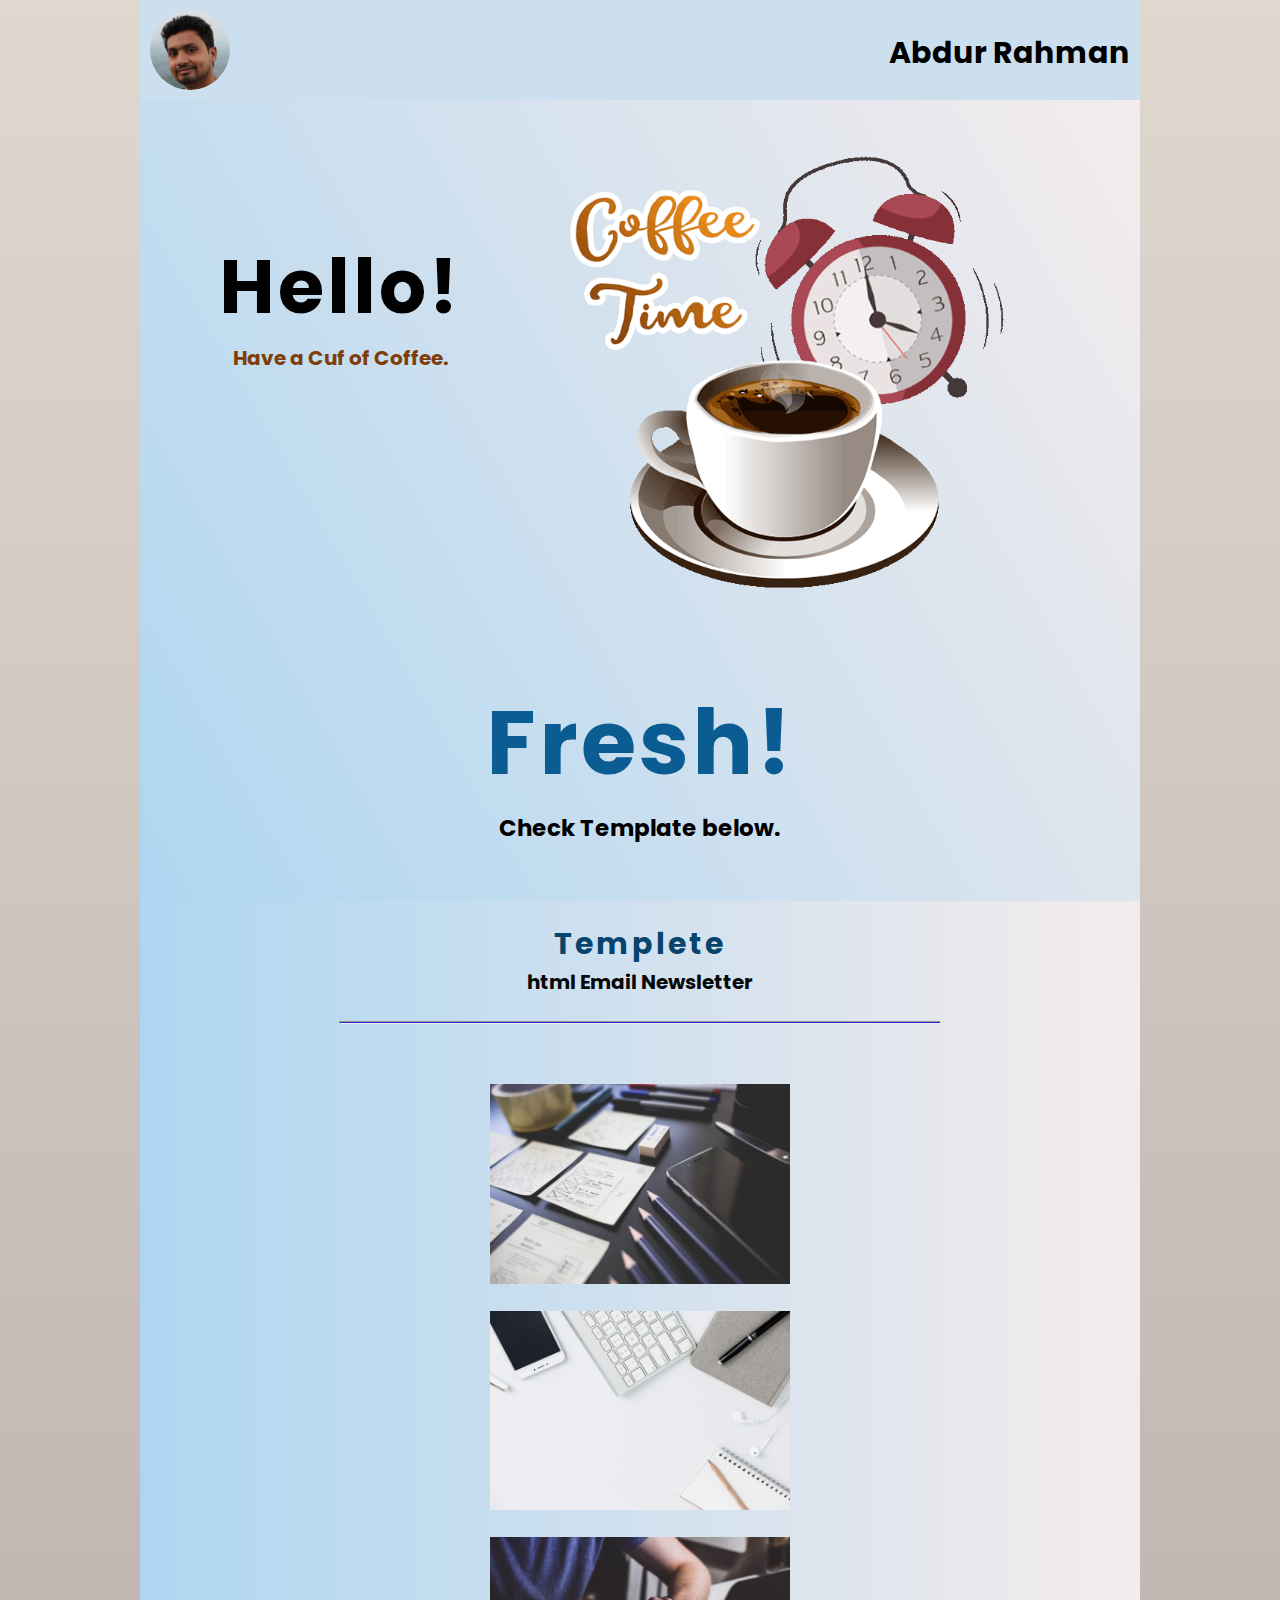
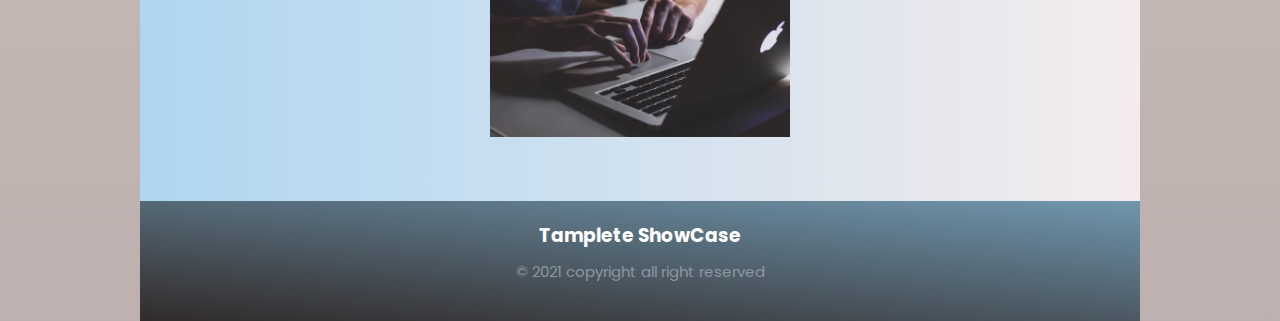
<file: index.html>
<!DOCTYPE html>
<html lang="en">
<head>
    <meta charset="UTF-8">
    <meta http-equiv="X-UA-Compatible" content="IE=edge">
    <meta name="viewport" content="width=device-width, initial-scale=1.0">
    <title>Abdur Rahman</title>
    <link rel="stylesheet" href="Style.css">
</head>
<body>
    <div class="header">
        <h2>Abdur Rahman</h2>
        <img src="assets/AbdurRahman.jpg" alt="Abdur Rahman">
    </div>
    <div class="coffee_layout">
        <div class="greting">
            <div class="hello">
                <h2>Hello!</h2>
                <p>Have a Cuf of Coffee.</p>
            </div>
            <div class="coffee">
                <img src="assets/coffee-1.gif" alt="coffee">
            </div>
        </div>
        <div class="fresh">
            <h2>Fresh!</h2>
            <p>Check Template below.</p>
        </div>
    </div>
    <div class="templete_content">
        <div class="tamplete_header">
            <h2>Templete</h2>
            <p>html Email Newsletter</p>
        </div>
        <hr class="horizontal_line">
        <div id="tmpl" class="tamplete_layout">
            <div class="tamplete">
                <a href="template/Comfort_Shoes/index.html" target="_blank"><img src="assets/work1.jpg" alt=""></a>
            </div>
            <div class="tamplete">
                <a href=" "><img src="assets/work2.jpg" alt=""></a>
            </div>
            <div class="tamplete">
                <a href=" "><img src="assets/work3.jpg" alt=""></a>
            </div>
        </div>
    </div>
    <div class="footer_layout">
        <div class="footer_content">
            <h3>Tamplete ShowCase</h3>
            <p>&#169; 2021 copyright all right reserved</p>
        </div>
    </div>
</body>
</html>
</file>
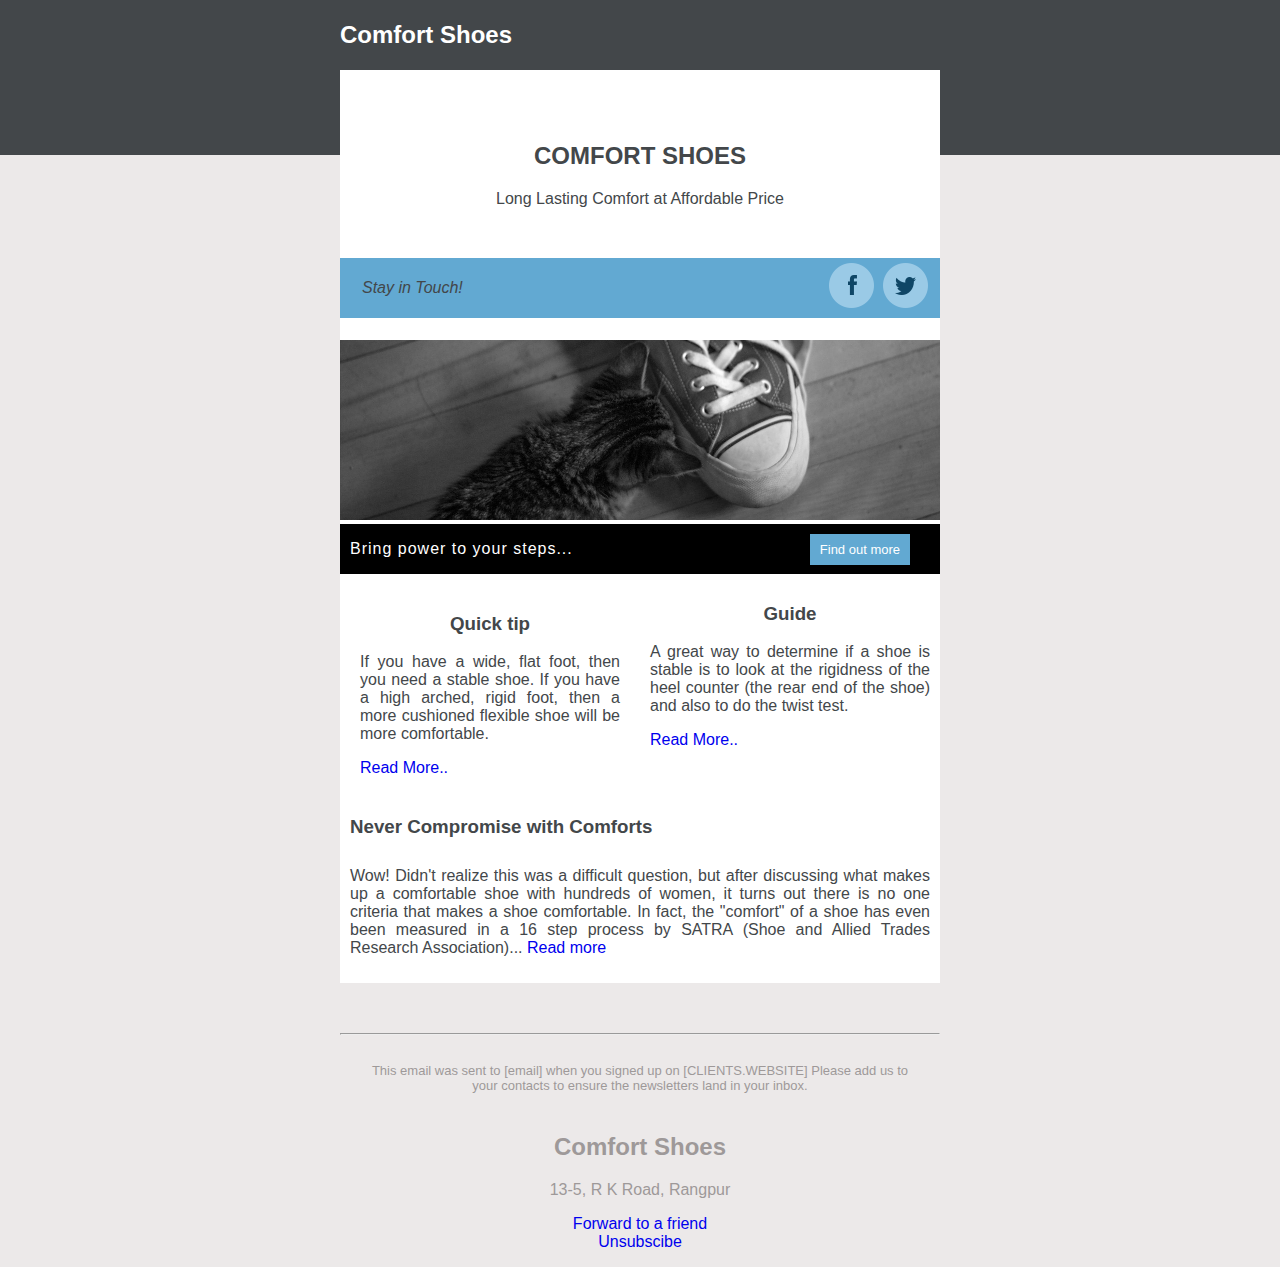
<file: template/Comfort_Shoes/index.html>
<!DOCTYPE html>
<html lang="en">
<head>
    <meta charset="UTF-8">
    <meta http-equiv="X-UA-Compatible" content="IE=edge">
    <meta name="viewport" content="width=device-width, initial-scale=1.0">
    <title>Comfort Shoes</title>
</head>
<body style="margin: 0; padding: 0; font-family: sans-serif; background-color: #ece9e9;">

    <!--Container-->
    <div width="100%" style="margin: 0; padding: 0; height: 155px; background-color: #43474A; color: #43474A;">

        <!--Main Email Content-->
        <table cellspacing="0" cellpadding="0" width=100% border="0" style="max-width: 600px; margin: auto;">
            <tr>
                <td>

                    <!--header-->
                    <table width="100%" cellspacing="0" cellpadding="0" border="0" style="height: 70px; margin: auto;">
                        <tr>
                            <td>
                                <h2 style="text-align: left; color: #ffffff;">Comfort Shoes</h2>
                            </td>
                        </tr>
                    </table>

                    <!--Company Name & Motto-->
                    <table cellspacing="0" cellpadding="0" width="100%" border="0" style="margin: 0; padding: 0; height: 270px;" bgcolor="#ffffff">
                        <tr>
                            <td>
                                <h2 style="margin-top: 50px; text-align: center;">COMFORT SHOES</h2>
                                <p style="margin: 0; padding: 0;text-align: center;">Long Lasting Comfort at Affordable Price</p>

                                <table width="100%" border="0" style="margin-top: 50px; padding:0; height: 60px; background-color: #62A9D2;">
                                    <tr>
                                        <td style="padding-left: 20px; text-align: left;"><p style="font-style: italic; color: #43474A;">Stay in Touch!</p></td>
                                        <td style="padding-right: 10px; text-align: right;">
                                            <img src="assets/facebook.png" alt="facebook logo" style="width: 45px; margin-right: 5px;">
                                            <img src="assets/twitter.png" alt="twitter logo" style="width: 45px;">
                                        </td>
                                    </tr>
                                </table>
                            </td>
                        </tr>
                    </table>

                    <!--Main Image & Call to Action-->
                    <table width="100%" cellspacing="0" cellpadding="0" border="0" bgcolor="#ffffff">
                        <tr>
                            <td>
                                <img src="assets/bigImg.jpg" alt="main image" style="max-width: 600px; height: 180px; background-size:contain; background-position: center; background-repeat: no-repeat;">
                            </td>
                        </tr>
                    </table>
                    <table width="100%" cellspacing="0" cellpadding="0" border="0" style="height: 50px; background-color: #000000;">
                        <tr>
                            <td><p style="color: #ffffff; padding-left: 10px; letter-spacing: 1px;">Bring power to your steps...</p></td>
                            <td style="text-align: right; padding-right:30px"><a href="#" style="text-decoration: none; color: #ffffff; font-size: 13px; padding: 8px 10px; background-color: #62A9D2;">Find out more</a></td>
                        </tr>
                    </table>

                    <!--Main Content-->
                    <table cellspacing="0" cellpadding="0" width="100%" border="0" bgcolor="#ffffff">
                        <tr>
                            <td width="50%" valign="top" style="padding: 20px;">
                                <h3 style="text-align: center;">Quick tip</h3>
                                <p style="text-align: justify;">If you have a wide, flat foot, then you need a stable shoe. If you have a high arched, rigid foot, then a more cushioned flexible shoe will be more comfortable. </p>
                                <a href="#" style="text-decoration: none;">Read More..</a>
                            </td>
                            <td width="50%" valign="top" style="padding: 10px;">
                                <h3 style="text-align: center;">Guide</h3>
                                <p style="text-align: justify;">A great way to determine if a shoe is stable is to look at the rigidness of the heel counter (the rear end of the shoe) and also to do the twist test.</p>
                                <a href="#" style="text-decoration: none;">Read More..</a>
                            </td>
                        </tr>
                        <tr>
                            <td colspan="2">
                                <h3 style="padding-left: 10px;">Never Compromise with Comforts</h3>
                                <p style="padding: 10px; text-align: justify;">Wow! Didn't realize this was a difficult question, but after discussing what makes up a comfortable shoe with hundreds of women, it turns out there is no one criteria that makes a shoe comfortable. In fact, the "comfort" of a shoe has even been measured in a 16 step process by SATRA (Shoe and Allied Trades Research Association)... <a href="#" style="text-decoration: none;">Read more</a></p>
                            </td>
                        </tr>
                    </table>

                    <!--Footer-->
                    <table cellspacing="0" cellpadding="0" width="100%" border="0" style="margin: auto; text-align: center;">
                        <tr>
                            <td>
                                <hr style="margin-top: 50px; ">
                            </td>
                        </tr>
                        <tr>
                            <td style="padding: 20px; font-size: 13px; color: 
                            #9e9999;">This email was sent to [email] when you signed up on [CLIENTS.WEBSITE] Please add us to your contacts to ensure the newsletters land in your inbox.</td>
                        </tr>
                        <tr>
                            <td style="color: #9e9999;">
                                <h2>Comfort Shoes</h2>
                                <p>13-5, R K Road, Rangpur</p>
                                <p style="color: #9e9999;"><a href="#" style="text-decoration: none;">Forward to a friend</a>
                                <br> <a href="#" style="text-decoration: none;">Unsubscibe</a></p>
                            </td>
                        </tr>
                    </table>
                </td>
            </tr>
        </table>
    </div>
</body>
</html>
</file>
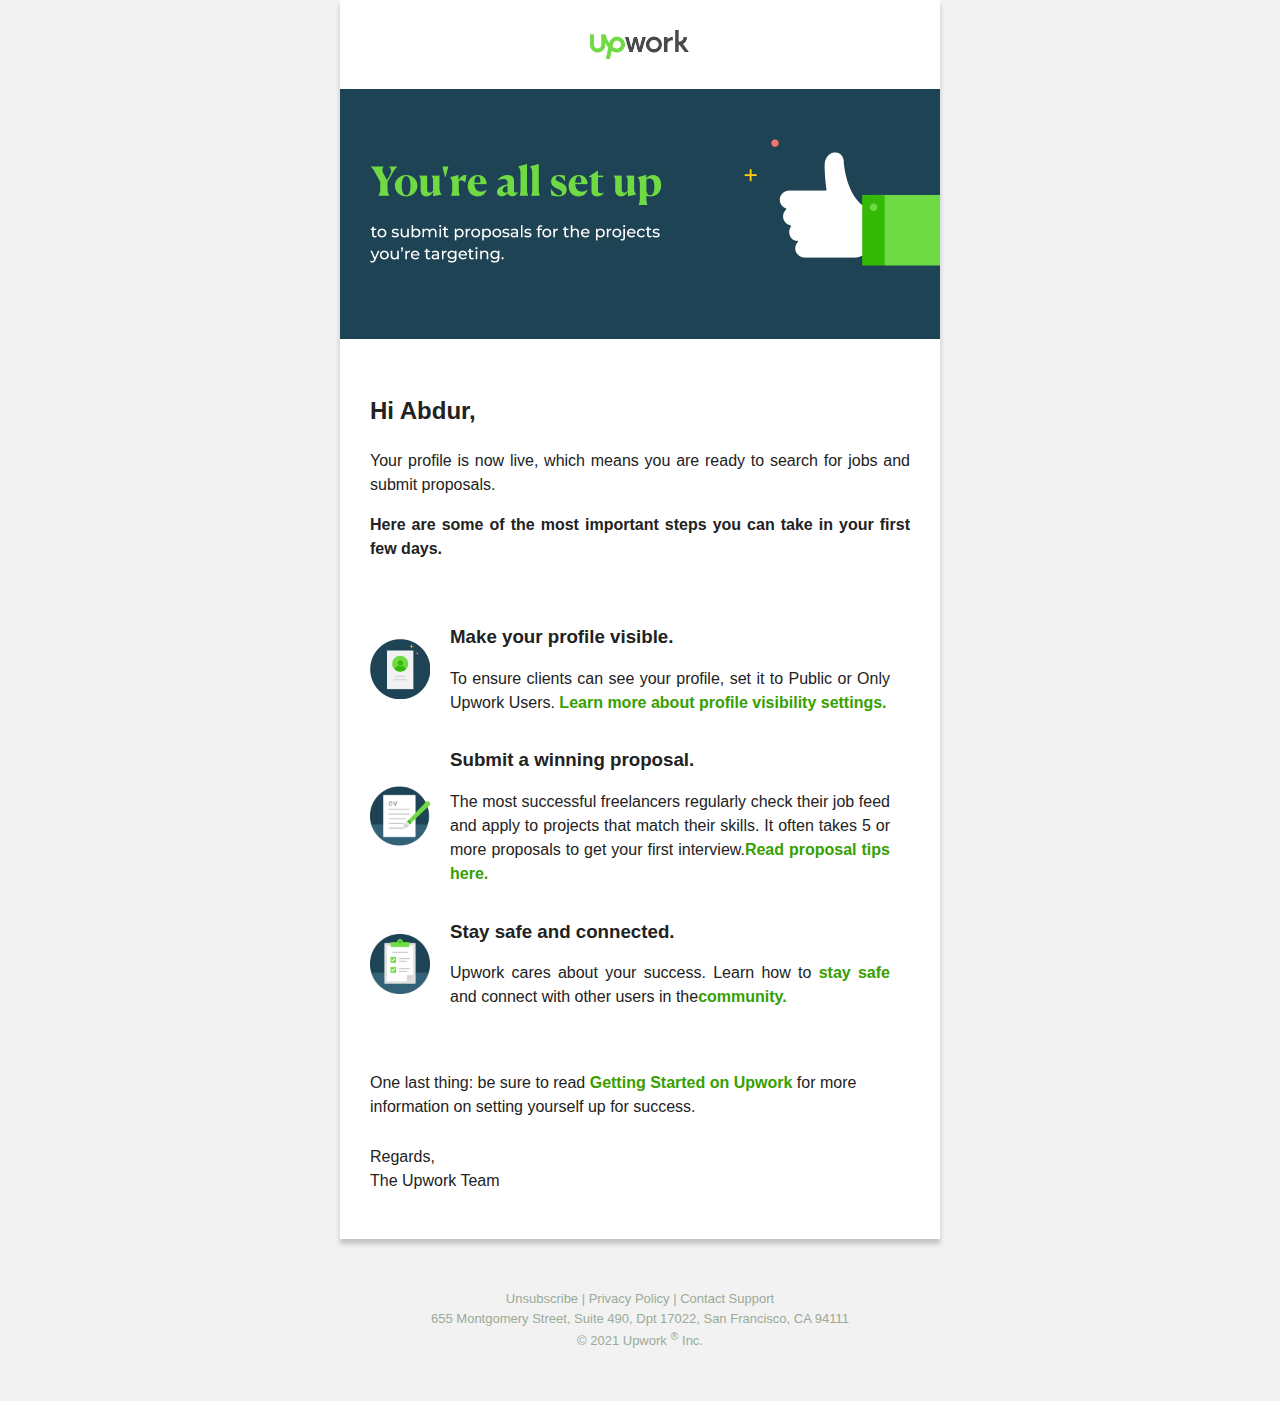
<file: template/Upwork/index.html>
<!DOCTYPE html>
<html lang="en">
<head>
    <meta charset="UTF-8">
    <meta http-equiv="X-UA-Compatible" content="IE=edge">
    <meta name="viewport" content="width=device-width, initial-scale=1.0">
    <title>Up Work</title>
</head>
<body style="margin: 0; padding: 0; font-family: sans-serif; color: #222222; box-sizing: border-box;" bgcolor="#F2F2F2 ">
    
    <!--Container-->
    <table width="100%" cellspacing="0" cellpadding="0" border="0" bgcolor="#ffffff" style="max-width: 600px; margin: 0  auto; padding: 0; border-collapse: collapse; box-shadow: 0px 5px 5px 0px rgb(0, 0, 0, 0.2);">
        <tr>
            <td>
                <!--Header-->
                <table width="100%" cellspacing="0" cellpadding="0" border="0" style="margin: 0; padding: 0; border-collapse: collapse;">
                    <tr>
                        <td><img src="assets/logo.png" alt="logo" width="100%" style="width: 100px; display: block; margin: 30px auto;"></td>
                    </tr>
                    <tr>
                        <td style="margin: 0; padding: 0;"><img src="assets/header.png" alt="banner" width="100%"></td>
                    </tr>
                </table>

                <!--main content-->
                <table width="100%" cellspacing="0" cellpadding="0" border="0" style="max-width: 600px; margin: 0  auto; padding: 0; border-collapse: collapse;">
                    <tr>
                        <td style="padding: 30px; text-align: justify; line-height: 1.5;">
                            <h2>Hi Abdur,</h2>
                            <p>Your profile is now live, which means you are ready to search for jobs and submit proposals.</p>
                            <P style="font-size: 16px; font-weight: bold;">Here are some of the most important steps you can take in your first few days.</P>
                        </td>
                    </tr>
                </table>

                <!--Profile-Proposal-Connected-->
                <table width="100%" cellspacing="0" cellpadding="0" border="0" class="main_responsive" style="max-width: 600px; margin: 0  auto; padding: 0; border-collapse: collapse;">

                    <!--Profile-->
                    <tr>
                        <td>
                            <img src="assets/profile.png" alt="profile" style="width: 60px; display: block; margin: auto; padding-left: 30px; padding-right: 20px;">
                        </td>
                        <td>
                            <h3>Make your profile visible.</h3>
                            <p style="text-align: justify; padding-right: 50px; line-height: 1.5;">To ensure clients can see your profile, set it to Public or Only Upwork Users. <a href="https://support.upwork.com/hc/en-us/articles/211060298-Set-Your-Profile-Visibility?utm_source=responsys&utm_medium=email&utm_campaign=2008_RC_FL_Profile_Complete_Rebranded" target="_blank" style="text-decoration: none; font-weight: bold; color: #37A000;">Learn more about profile visibility settings.</a> </p>
                        </td>
                    </tr>

                    <!--Proposal-->
                    <tr>
                        <td>
                            <img src="assets/proposal.png" alt="profile" style="width: 60px; display: block; margin: auto; padding-left: 30px; padding-right: 20px;">
                        </td>
                        <td>
                            <h3>Submit a winning proposal.</h3>
                            <p style="text-align: justify; padding-right: 50px; line-height: 1.5;">The most successful freelancers regularly check their job feed and apply to projects that match their skills. It often takes 5 or more proposals to get your first interview.<a href="https://www.upwork.com/resources/how-to-create-a-proposal-that-wins-jobs?utm_source=responsys&utm_medium=email&utm_campaign=2008_RC_FL_Profile_Complete_Rebranded" target="_blank" style="text-decoration: none; font-weight: bold; color: #37A000;">Read proposal tips here.</a> </p>
                        </td>
                    </tr>

                    <!--Connected-->
                    <tr>
                        <td>
                            <img src="assets/connected.png" alt="profile" style="width: 60px; display: block; margin: auto; padding-left: 30px; padding-right: 20px;">
                        </td>
                        <td>
                            <h3>Stay safe and connected.</h3>
                            <p style="text-align: justify; padding-right: 50px; line-height: 1.5;">Upwork cares about your success. Learn how to <a href="https://support.upwork.com/hc/en-us/articles/211067668-Staying-Safe-on-Upwork?utm_source=responsys&utm_medium=email&utm_campaign=2008_RC_FL_Profile_Complete_Rebranded" target="_blank" style="text-decoration: none; font-weight: bold; color: #37A000;">stay safe</a> and connect with other users in the<a href="https://community.upwork.com/t5/New-to-Upwork/bd-p/New_to_Upwork?utm_source=responsys&utm_medium=email&utm_campaign=2008_RC_FL_Profile_Complete_Rebranded" target="_blank" style="text-decoration: none; font-weight: bold; color: #37A000;">community.</a> </p>
                        </td>
                    </tr>
                </table>

                <!--Foot Note-->
                <table width="100%" cellspacing="0" cellpadding="0" border="0" style="max-width: 600px; margin: 0; padding: 0; border-collapse: collapse;">
                    <tr>
                        <td style="padding: 30px;">
                            <p style="line-height: 1.5;">One last thing: be sure to read <a href="https://support.upwork.com/hc/en-us/articles/211067578-Getting-Started?utm_source=responsys&utm_medium=email&utm_campaign=2008_RC_FL_Profile_Complete_Rebranded" target="_blank" style="text-decoration: none; font-weight: bold; color: #37A000;">Getting Started on Upwork</a> for more information on setting yourself up for success.</p>

                            <p style="line-height: 1.5; padding-top: 10px;">Regards, <br> The Upwork Team</p>
                        </td>
                    </tr>
                </table>
            </td>
        </tr>
    </table>

    <!--Footer-->
    <table width="100%" cellspacing="0" cellpadding="0" border="0" style="max-width: 600px; margin: 0  auto; padding: 0; border-collapse: collapse;">
        <tr>
            <td>
                <p style="margin: auto; padding: 50px; text-align: center; font-size: 13px; color: #9AAA97; line-height: 1.5;">
                    Unsubscribe  |  Privacy Policy  |  Contact Support <br> 
                    655 Montgomery Street, Suite 490, Dpt 17022, San Francisco, CA 94111 <br>
                    &copy; 2021 Upwork <sup>&#174;</sup> Inc.
                </p>
            </td>
        </tr>
    </table>
</body>
</html>
</file>
<file: Style.css>
@import url('https://fonts.googleapis.com/css2?family=Poppins:ital,wght@0,200;1,300&display=swap');
*{
  margin: 0;
  padding: 0;
  font-family: 'Poppins', sans-serif;
}
body{
  max-width: 1000px;
  padding: 0;
  margin: auto;
  background: linear-gradient(#ded8cf, #bdb0ae);
  box-sizing: border-box;
}
.header{
  height: 100px;
  box-sizing: border-box;
  display: flex;
  background: rgb(203, 223, 239);
}
.header img{
  height: 80px;
  border-radius: 40px;
  margin: 10px;
  order: 1;
}
.header h2{
  text-align: right;
  font-size: 30px;
  margin: 30px 10px;
  flex: 1;
  order: 2;
}
.coffee_layout{
  box-sizing: border-box;
  display: flex;
  flex-direction: column;
  height: 89vh;
  background-image: linear-gradient(240deg,#f4ecec,#AED6F1);
}
.greting{
  flex: 1;
  display: flex;
}
.hello{
  flex: 1;
  text-align: center;
  padding-top: 130PX;
}
.hello h2{
  font-size: 75PX;
  font-weight: bolder;
  letter-spacing: 3px;
}
.hello p{
  font-size: 20px;
  font-weight: bold;
  color: rgb(128, 61, 10);
}
.coffee{
  flex: 1.4;
  padding: 50px 20px;
}
.coffee img{
  max-width: 80%;
  min-width: auto;
}
.fresh{
  flex: 1;
  text-align: center;
  padding-top: 20px;
}
.fresh h2{
  font-size: 90px;
  letter-spacing: 2px;
  font-weight: bolder;
  letter-spacing: 3px;
  color: #0b5c92;
}
.fresh p{
  font-size: 23px;
  font-weight: bold;
}

.templete_content{
  height: 100vh;
  background: linear-gradient(270deg,#f4ecec,#AED6F1);
}
.tamplete_header{
  height: 80px;
  text-align: center;
  padding-top: 20px;
}
.tamplete_header h2{
  font-weight: bolder;
  font-size: 30px;
  letter-spacing: 3px;
  color: #06446d;
}
.tamplete_header p{
  font-weight: bold;
  font-size: 20px;
  color: #070808;
}
.horizontal_line{
  width: 60%;
  height: 1px;
  margin: 20px auto;
  background-color:rgb(41, 41, 201);
}
.tamplete_layout{
  padding-top: 30px;
  background: linear-gradient(270deg,#f4ecec,#AED6F1);
  display: flex;
  flex-direction: column;
}
.tamplete{
  padding: 10px;
  text-align: center;
}

.tamplete a img{
  max-width: 300px;
  transition: 1s;
  cursor: pointer;
}
.tamplete a img:hover{
  transform: scale(1.8);
}
.tamplete h2{
  font-size: 30px;
  font-weight: bolder;
}
.tamplete p{
  font-size: 20px;
  font-weight: bold;
  margin-bottom: 20px;
}
.footer_layout{
  height: 120px;
  background: linear-gradient(5deg,#302b2b,#7096ad);
}
.footer_content{
  color: #ffffff;
  text-align: center;
  padding-top: 20px;
}
.footer_content P{
  font-size: 15px;
  color: #8d979e;
  padding-top: 10px;
}
</file>
